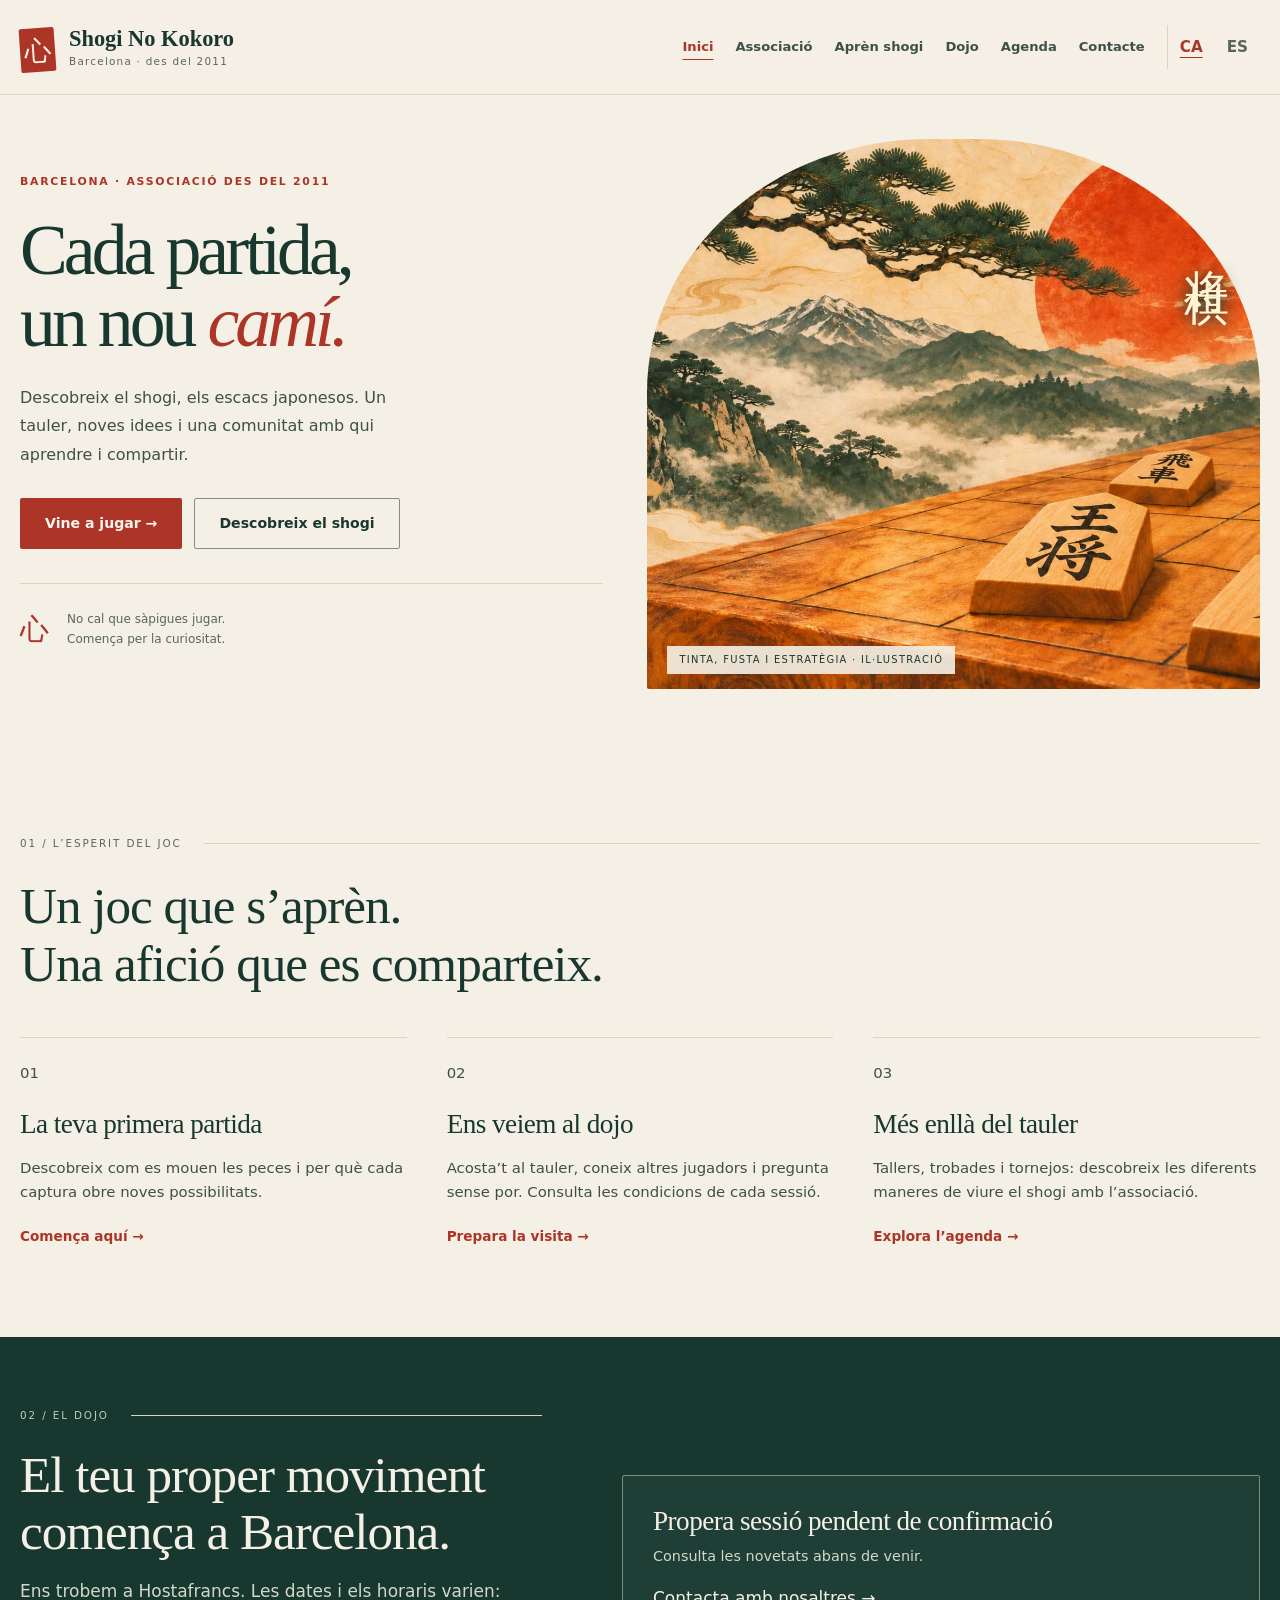
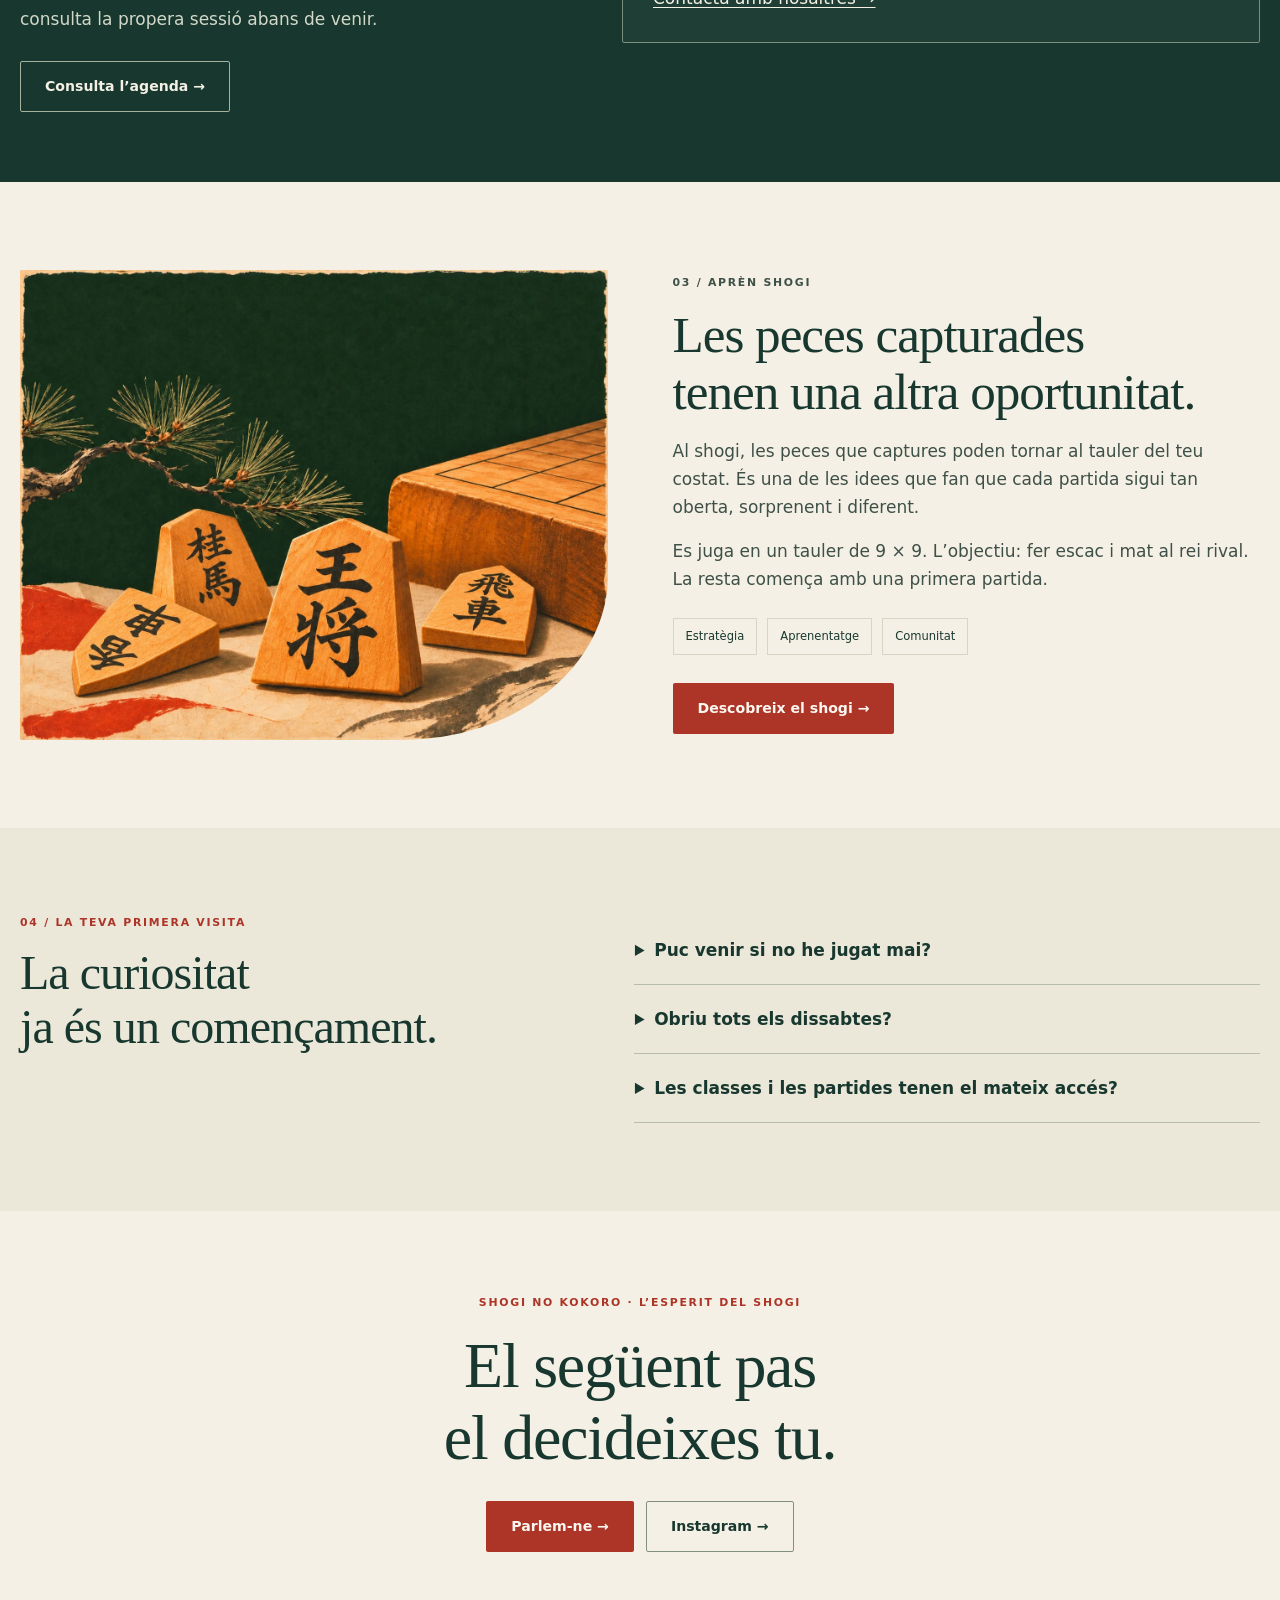
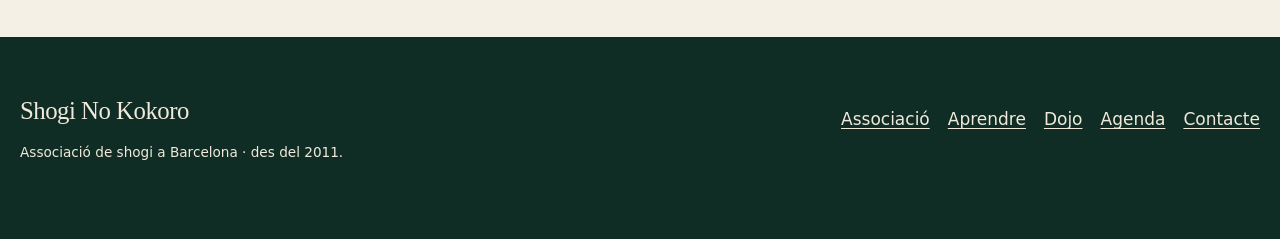
<file: index.html>
<!doctype html>
<html lang="ca">
<head>
  <meta charset="utf-8">
  <meta name="viewport" content="width=device-width, initial-scale=1">
  <title data-i18n="index.1">Shogi No Kokoro · Associació de shogi a Barcelona</title>
  <meta name="description" content="Coneix Shogi No Kokoro, aprèn shogi i consulta les properes sessions i activitats confirmades." data-i18n-content="index.2">
  <link rel="canonical" href="./">
  <link rel="stylesheet" href="assets/css/styles.css">
  <script defer src="assets/js/i18n.js"></script><script defer src="assets/js/main.js"></script>
  <script defer src="assets/js/agenda.js"></script>
</head>
<body>
  <a class="skip-link" href="#contenido" data-i18n="index.3">Ves al contingut</a>
  <header class="site-header"><div class="container header-inner">
    <a class="brand" href="index.html"><strong data-i18n="index.4">Shogi No Kokoro</strong><span data-i18n="index.5">Barcelona · des del 2011</span></a>
    <nav class="site-nav" aria-label="Navegació principal" data-i18n-aria-label="index.6">
      <button class="menu-toggle" type="button" data-menu-toggle aria-expanded="false" aria-controls="nav-links" data-i18n="index.7">Menú</button>
      <div class="nav-links" id="nav-links" data-nav-links>
        <a class="nav-link" aria-current="page" href="index.html" data-i18n="index.8">Inici</a><a class="nav-link" href="asociacion.html" data-i18n="index.9">Associació</a><a class="nav-link" href="aprender.html" data-i18n="index.10">Aprèn shogi</a><a class="nav-link" href="dojo.html" data-i18n="index.11">Dojo</a><a class="nav-link" href="agenda.html" data-i18n="index.12">Agenda</a><a class="nav-link" href="contacto.html" data-i18n="index.13">Contacte</a>
      </div>
      <div class="lang-switch" role="group" aria-label="Idioma"><button type="button" class="lang-link" data-language="ca" aria-pressed="true">CA</button><button type="button" class="lang-link" data-language="es" aria-pressed="false">ES</button></div></nav>
  </div></header>
<main id="contenido">
<section class="editorial-hero"><div class="container editorial-grid"><div class="editorial-copy"><p class="eyebrow" data-i18n="index.16">BARCELONA · ASSOCIACIÓ DES DEL 2011</p><h1><span data-i18n="index.18">Cada partida,</span><br><span data-i18n="index.19">un nou </span><em data-i18n="index.17">camí.</em></h1><p class="lede" data-i18n="index.20">Descobreix el shogi, els escacs japonesos. Un tauler, noves idees i una comunitat amb qui aprendre i compartir.</p><div class="actions"><a class="button button--primary" href="dojo.html" data-i18n="index.21">Vine a jugar →</a><a class="button button--secondary" href="aprender.html" data-i18n="index.22">Descobreix el shogi</a></div><div class="hero-note"><span class="tiny-seal" aria-hidden="true" data-i18n="index.23">心</span><span><span data-i18n="index.24">No cal que sàpigues jugar.</span><br><span data-i18n="index.25">Comença per la curiositat.</span></span></div></div><figure class="hero-art"><img src="assets/img/shogi-ink.webp" width="1536" height="1024" alt="" fetchpriority="high"><figcaption data-i18n="index.26">Tinta, fusta i estratègia · il·lustració</figcaption></figure></div></section>
<section class="section"><div class="container"><div class="chapter" data-i18n="index.27">01 / L’esperit del joc</div><h2 class="intro-title"><span data-i18n="index.28">Un joc que s’aprèn.</span><br><span data-i18n="index.29">Una afició que es comparteix.</span></h2><div class="path-grid"><article class="path"><p class="path-number" data-i18n="index.30">01</p><h3 data-i18n="index.31">La teva primera partida</h3><p data-i18n="index.32">Descobreix com es mouen les peces i per què cada captura obre noves possibilitats.</p><a href="aprender.html" data-i18n="index.33">Comença aquí →</a></article><article class="path"><p class="path-number" data-i18n="index.34">02</p><h3 data-i18n="index.35">Ens veiem al dojo</h3><p data-i18n="index.36">Acosta’t al tauler, coneix altres jugadors i pregunta sense por. Consulta les condicions de cada sessió.</p><a href="dojo.html" data-i18n="index.37">Prepara la visita →</a></article><article class="path"><p class="path-number" data-i18n="index.38">03</p><h3 data-i18n="index.39">Més enllà del tauler</h3><p data-i18n="index.40">Tallers, trobades i tornejos: descobreix les diferents maneres de viure el shogi amb l’associació.</p><a href="agenda.html" data-i18n="index.41">Explora l’agenda →</a></article></div></div></section><section class="dojo-section"><div class="container dojo-layout"><div><div class="chapter" data-i18n="index.42">02 / El dojo</div><h2><span data-i18n="index.43">El teu proper moviment</span><br><span data-i18n="index.44">comença a Barcelona.</span></h2><p data-i18n="index.45">Ens trobem a Hostafrancs. Les dates i els horaris varien: consulta la propera sessió abans de venir.</p><a class="button button--secondary" href="agenda.html" data-i18n="index.46">Consulta l’agenda →</a></div><div data-next-session aria-live="polite"><p data-i18n="index.47">Ens trobem a Hostafrancs. Les dates i els horaris varien: consulta la propera sessió abans de venir.</p><noscript><a href="contacto.html" data-i18n="index.48">Parlem-ne →</a></noscript></div></div></section>
<section class="section"><div class="container feature-art"><img class="art-detail" src="assets/img/shogi-detail.webp" width="900" height="720" alt="" loading="lazy"><div><p class="eyebrow" data-i18n="index.49">03 / Aprèn shogi</p><h2><span data-i18n="index.50">Les peces capturades</span><br><span data-i18n="index.51">tenen una altra oportunitat.</span></h2><p data-i18n="index.52">Al shogi, les peces que captures poden tornar al tauler del teu costat. És una de les idees que fan que cada partida sigui tan oberta, sorprenent i diferent.</p><p data-i18n="index.53">Es juga en un tauler de 9 × 9. L’objectiu: fer escac i mat al rei rival. La resta comença amb una primera partida.</p><div class="principles"><span data-i18n="index.54">Estratègia</span><span data-i18n="index.55">Aprenentatge</span><span data-i18n="index.56">Comunitat</span></div><div class="actions"><a href="aprender.html" class="button button--primary" data-i18n="index.57">Descobreix el shogi →</a></div></div></div></section>
<section class="section questions"><div class="container questions-grid"><div><p class="eyebrow" data-i18n="index.58">04 / La teva primera visita</p><h2><span data-i18n="index.59">La curiositat</span><br><span data-i18n="index.60">ja és un començament.</span></h2></div><div><details><summary data-i18n="index.61">Puc venir si no he jugat mai?</summary><p data-i18n="index.62">L’associació anuncia activitats per aprendre i jugar. Contacta per trobar una sessió adequada al teu nivell.</p></details><details><summary data-i18n="index.63">Obriu tots els dissabtes?</summary><p data-i18n="index.64">Les obertures i els horaris poden canviar. Consulta l’agenda i confirma la sessió abans de desplaçar-te.</p></details><details><summary data-i18n="index.65">Les classes i les partides tenen el mateix accés?</summary><p data-i18n="index.66">No sempre. Algunes publicacions distingeixen classes per a socis i joc obert. Pregunta per les condicions de l’activitat que t’interessi.</p></details></div></div></section><section class="final-invite"><p class="eyebrow" data-i18n="index.67">SHOGI NO KOKORO · L’ESPERIT DEL SHOGI</p><h2><span data-i18n="index.68">El següent pas</span><br><span data-i18n="index.69">el decideixes tu.</span></h2><div class="actions"><a class="button button--primary" href="contacto.html" data-i18n="index.70">Parlem-ne →</a><a class="button button--secondary" href="https://www.instagram.com/shoginokokoro/" data-i18n="index.71">Instagram →</a></div></section></main>  <footer class="site-footer"><div class="container footer-grid"><div><h2 data-i18n="index.72">Shogi No Kokoro</h2><p data-i18n="index.73">Associació de shogi a Barcelona · des del 2011.</p></div><nav class="footer-nav" aria-label="Navegació secundària" data-i18n-aria-label="index.74"><a href="asociacion.html" data-i18n="index.75">Associació</a><a href="aprender.html" data-i18n="index.76">Aprendre</a><a href="dojo.html" data-i18n="index.77">Dojo</a><a href="agenda.html" data-i18n="index.78">Agenda</a><a href="contacto.html" data-i18n="index.79">Contacte</a></nav></div></footer>
</body>
</html>
</file>
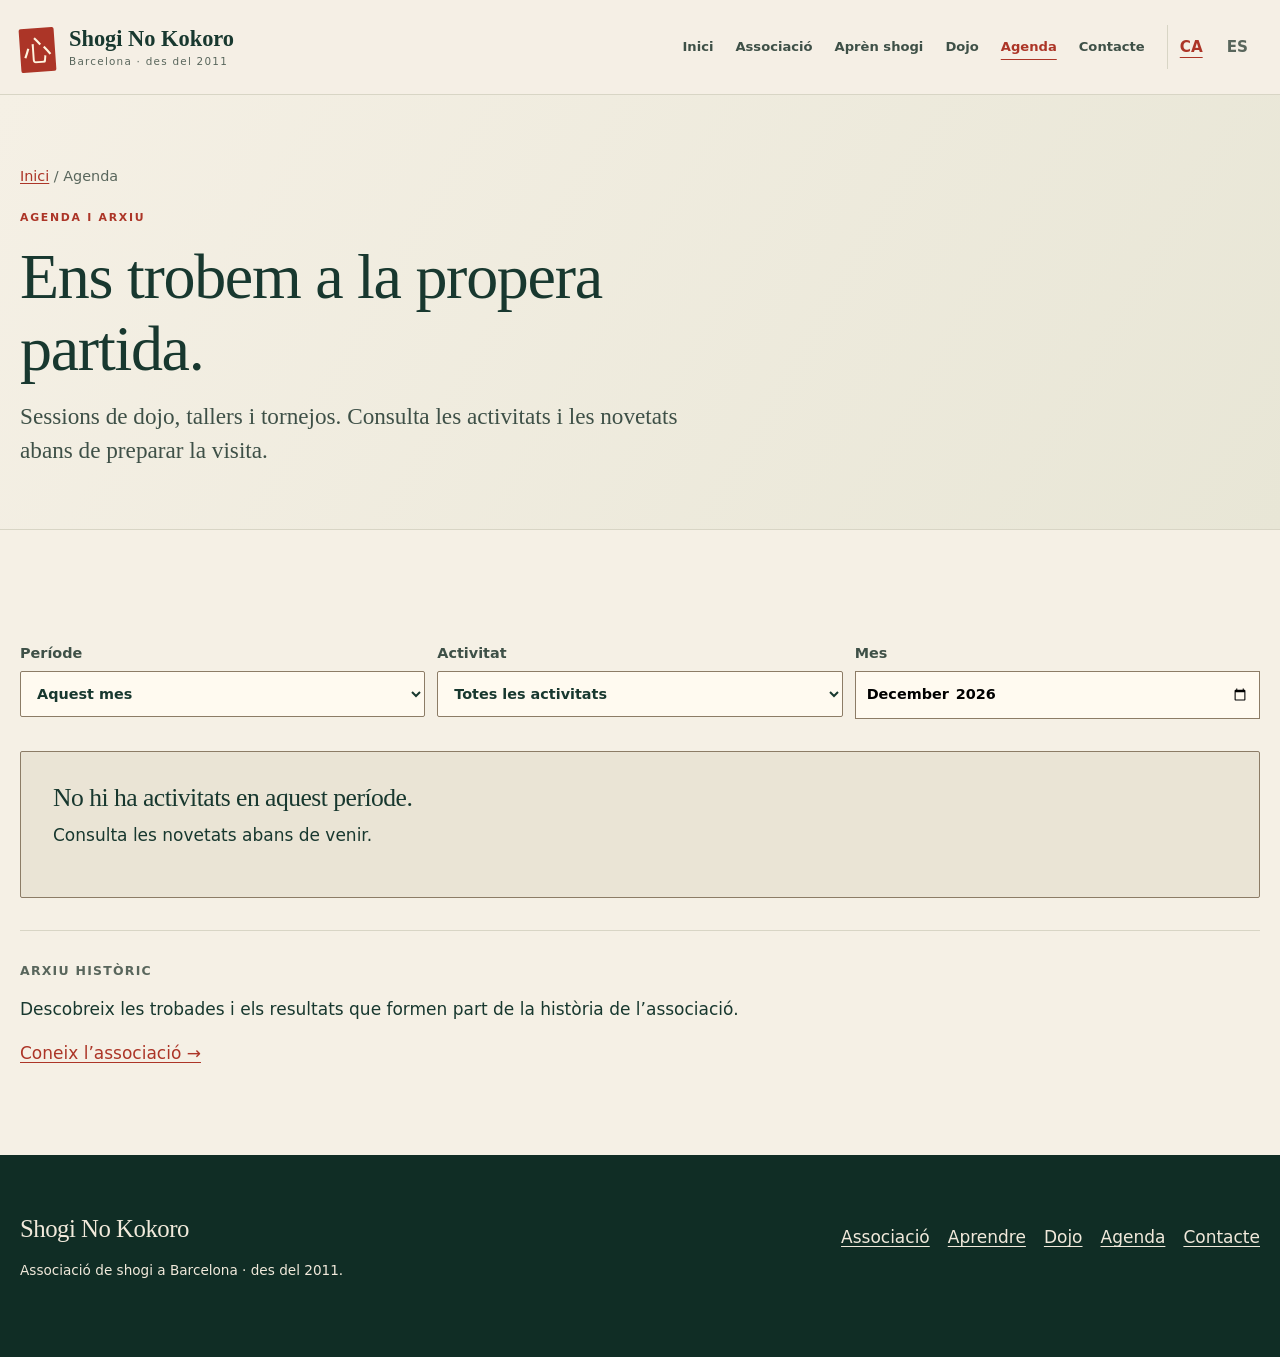
<file: agenda.html>
<!doctype html>
<html lang="ca">
<head><meta charset="utf-8"><meta name="viewport" content="width=device-width, initial-scale=1"><title data-i18n="agenda.1">Agenda i arxiu · Shogi No Kokoro</title><meta name="description" content="Agenda d’activitats confirmades i arxiu històric de Shogi No Kokoro." data-i18n-content="agenda.2"><link rel="canonical" href="agenda.html"><link rel="stylesheet" href="assets/css/styles.css"><script defer src="assets/js/i18n.js"></script><script defer src="assets/js/main.js"></script><script defer src="assets/js/agenda.js"></script></head>
<body><a class="skip-link" href="#contenido" data-i18n="agenda.3">Ves al contingut</a><header class="site-header"><div class="container header-inner"><a class="brand" href="index.html"><strong data-i18n="agenda.4">Shogi No Kokoro</strong><span data-i18n="agenda.5">Barcelona · des del 2011</span></a><nav class="site-nav" aria-label="Navegació principal" data-i18n-aria-label="agenda.6"><button class="menu-toggle" type="button" data-menu-toggle aria-expanded="false" aria-controls="nav-links" data-i18n="agenda.7">Menú</button><div class="nav-links" id="nav-links" data-nav-links><a class="nav-link" href="index.html" data-i18n="agenda.8">Inici</a><a class="nav-link" href="asociacion.html" data-i18n="agenda.9">Associació</a><a class="nav-link" href="aprender.html" data-i18n="agenda.10">Aprèn shogi</a><a class="nav-link" href="dojo.html" data-i18n="agenda.11">Dojo</a><a class="nav-link" aria-current="page" href="agenda.html" data-i18n="agenda.12">Agenda</a><a class="nav-link" href="contacto.html" data-i18n="agenda.13">Contacte</a></div><div class="lang-switch" role="group" aria-label="Idioma"><button type="button" class="lang-link" data-language="ca" aria-pressed="true">CA</button><button type="button" class="lang-link" data-language="es" aria-pressed="false">ES</button></div></nav></div></header>
<main id="contenido"><section class="page-hero"><div class="container"><p class="breadcrumb"><a href="index.html" data-i18n="agenda.16">Inici</a><span data-i18n="agenda.17"> / Agenda</span></p><p class="eyebrow" data-i18n="agenda.18">Agenda i arxiu</p><h1 data-i18n="agenda.19">Ens trobem a la propera partida.</h1><p class="lede" data-i18n="agenda.20">Sessions de dojo, tallers i tornejos. Consulta les activitats i les novetats abans de preparar la visita.</p></div></section><section class="section" data-agenda data-events-url="assets/data/eventos.json"><div class="container"><div class="event-controls"><label><span data-ui="period">Període</span><select data-filter="period"><option value="month" data-ui="month">month</option><option value="upcoming" data-ui="upcoming">upcoming</option><option value="past" data-ui="past">past</option><option value="all" data-ui="all">all</option></select></label><label><span data-ui="type">Activitat</span><select data-filter="type"><option value="" data-ui="allTypes">allTypes</option><option value="dojo" data-ui="dojo">dojo</option><option value="workshop" data-ui="workshop">workshop</option><option value="festival" data-ui="festival">festival</option></select></label><label><span data-ui="monthLabel">Mes</span><input type="month" data-month="" value="2026-11"></label></div><div data-agenda-state role="status"><p class="loading" data-i18n="agenda.27">Carregant agenda…</p></div><div class="event-list" data-event-list></div><hr class="rule"><div class="narrow"><p class="label" data-i18n="agenda.28">Arxiu històric</p><p data-i18n="agenda.29">Descobreix les trobades i els resultats que formen part de la història de l’associació.</p><a href="asociacion.html" data-i18n="agenda.30">Coneix l’associació →</a></div></div></section></main><footer class="site-footer"><div class="container footer-grid"><div><h2 data-i18n="agenda.31">Shogi No Kokoro</h2><p data-i18n="agenda.32">Associació de shogi a Barcelona · des del 2011.</p></div><nav class="footer-nav" aria-label="Navegació secundària" data-i18n-aria-label="agenda.33"><a href="asociacion.html" data-i18n="agenda.34">Associació</a><a href="aprender.html" data-i18n="agenda.35">Aprendre</a><a href="dojo.html" data-i18n="agenda.36">Dojo</a><a href="agenda.html" data-i18n="agenda.37">Agenda</a><a href="contacto.html" data-i18n="agenda.38">Contacte</a></nav></div></footer></body></html>
</file>
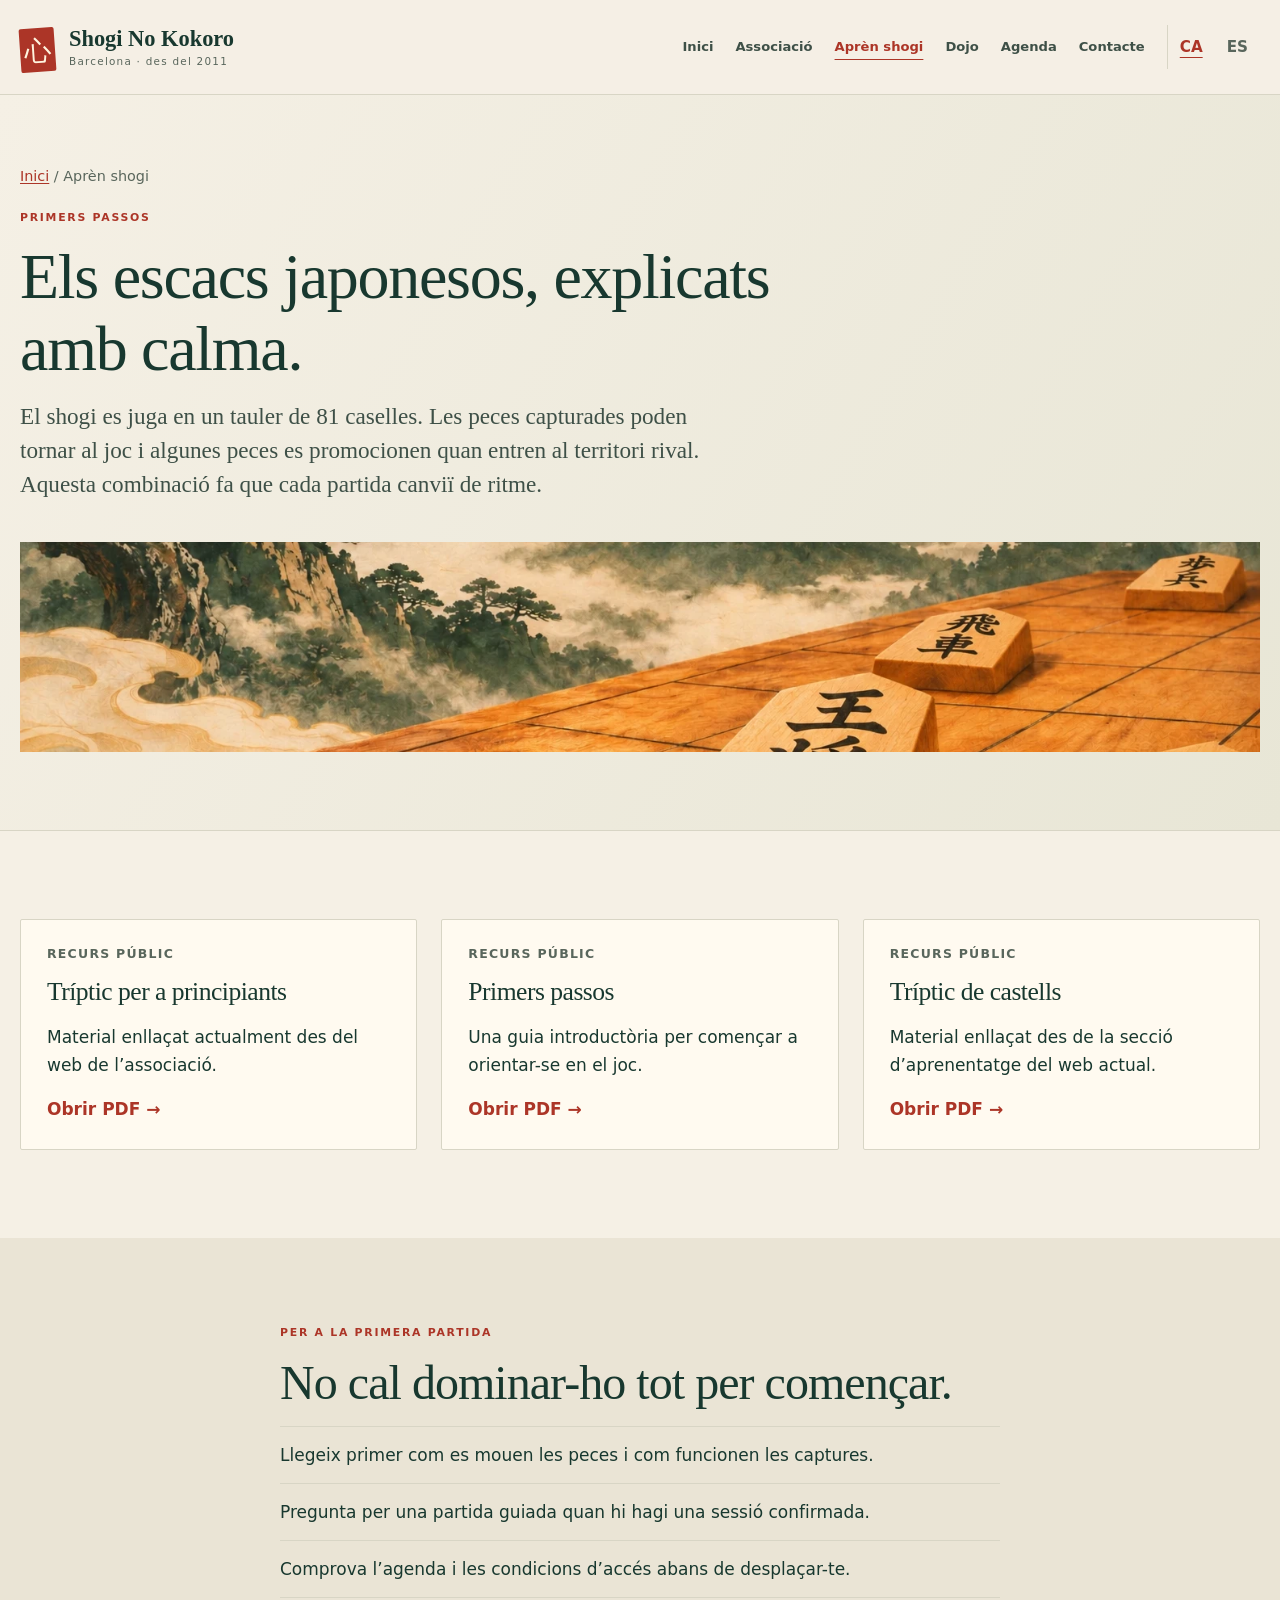
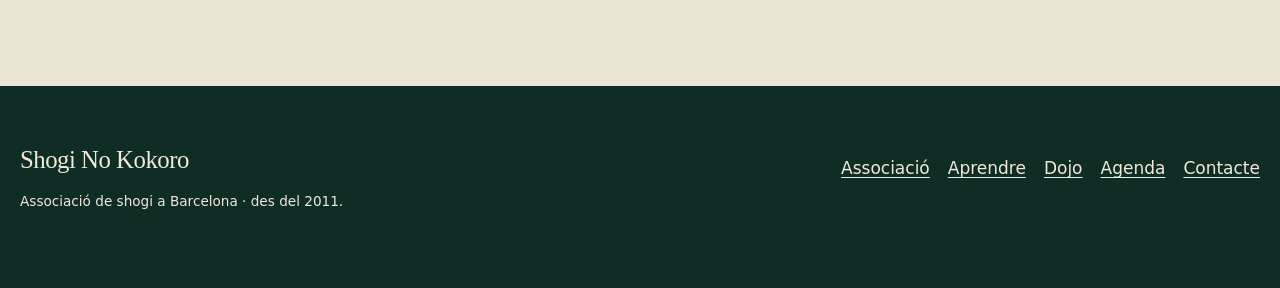
<file: aprender.html>
<!doctype html>
<html lang="ca">
<head><meta charset="utf-8"><meta name="viewport" content="width=device-width, initial-scale=1"><title data-i18n="aprender.1">Aprèn shogi · Shogi No Kokoro</title><meta name="description" content="Recursos públics per fer els primers passos en el shogi." data-i18n-content="aprender.2"><link rel="canonical" href="aprender.html"><link rel="stylesheet" href="assets/css/styles.css"><script defer src="assets/js/i18n.js"></script><script defer src="assets/js/main.js"></script></head>
<body><a class="skip-link" href="#contenido" data-i18n="aprender.3">Ves al contingut</a><header class="site-header"><div class="container header-inner"><a class="brand" href="index.html"><strong data-i18n="aprender.4">Shogi No Kokoro</strong><span data-i18n="aprender.5">Barcelona · des del 2011</span></a><nav class="site-nav" aria-label="Navegació principal" data-i18n-aria-label="aprender.6"><button class="menu-toggle" type="button" data-menu-toggle aria-expanded="false" aria-controls="nav-links" data-i18n="aprender.7">Menú</button><div class="nav-links" id="nav-links" data-nav-links><a class="nav-link" href="index.html" data-i18n="aprender.8">Inici</a><a class="nav-link" href="asociacion.html" data-i18n="aprender.9">Associació</a><a class="nav-link" aria-current="page" href="aprender.html" data-i18n="aprender.10">Aprèn shogi</a><a class="nav-link" href="dojo.html" data-i18n="aprender.11">Dojo</a><a class="nav-link" href="agenda.html" data-i18n="aprender.12">Agenda</a><a class="nav-link" href="contacto.html" data-i18n="aprender.13">Contacte</a></div><div class="lang-switch" role="group" aria-label="Idioma"><button type="button" class="lang-link" data-language="ca" aria-pressed="true">CA</button><button type="button" class="lang-link" data-language="es" aria-pressed="false">ES</button></div></nav></div></header>
<main id="contenido"><section class="page-hero"><div class="container"><p class="breadcrumb"><a href="index.html" data-i18n="aprender.16">Inici</a><span data-i18n="aprender.17"> / Aprèn shogi</span></p><p class="eyebrow" data-i18n="aprender.18">Primers passos</p><h1 data-i18n="aprender.19">Els escacs japonesos, explicats amb calma.</h1><p class="lede" data-i18n="aprender.20">El shogi es juga en un tauler de 81 caselles. Les peces capturades poden tornar al joc i algunes peces es promocionen quan entren al territori rival. Aquesta combinació fa que cada partida canviï de ritme.</p><img class="inner-art" src="assets/img/shogi-ink.webp" width="1536" height="1024" alt="" loading="lazy"></div></section><section class="section"><div class="container grid-3"><a class="card resource-link" href="https://shogi.es/wp-content/uploads/2023/05/triptico-shogi-2.3.pdf" rel="external noopener"><div><p class="label" data-i18n="aprender.21">Recurs públic</p><h3 data-i18n="aprender.22">Tríptic per a principiants</h3><p data-i18n="aprender.23">Material enllaçat actualment des del web de l’associació.</p></div><span class="arrow" data-i18n="aprender.24">Obrir PDF →</span></a><a class="card resource-link" href="https://shogi.es/wp-content/uploads/2023/05/PrimerosPasos.pdf" rel="external noopener"><div><p class="label" data-i18n="aprender.25">Recurs públic</p><h3 data-i18n="aprender.26">Primers passos</h3><p data-i18n="aprender.27">Una guia introductòria per començar a orientar-se en el joc.</p></div><span class="arrow" data-i18n="aprender.28">Obrir PDF →</span></a><a class="card resource-link" href="https://shogi.es/wp-content/uploads/2023/05/triptico-castillos.pdf" rel="external noopener"><div><p class="label" data-i18n="aprender.29">Recurs públic</p><h3 data-i18n="aprender.30">Tríptic de castells</h3><p data-i18n="aprender.31">Material enllaçat des de la secció d’aprenentatge del web actual.</p></div><span class="arrow" data-i18n="aprender.32">Obrir PDF →</span></a></div></section><section class="section section--sunk"><div class="container narrow"><p class="eyebrow" data-i18n="aprender.33">Per a la primera partida</p><h2 data-i18n="aprender.34">No cal dominar-ho tot per començar.</h2><ul class="list-clean"><li data-i18n="aprender.35">Llegeix primer com es mouen les peces i com funcionen les captures.</li><li data-i18n="aprender.36">Pregunta per una partida guiada quan hi hagi una sessió confirmada.</li><li data-i18n="aprender.37">Comprova l’agenda i les condicions d’accés abans de desplaçar-te.</li></ul></div></section></main><footer class="site-footer"><div class="container footer-grid"><div><h2 data-i18n="aprender.38">Shogi No Kokoro</h2><p data-i18n="aprender.39">Associació de shogi a Barcelona · des del 2011.</p></div><nav class="footer-nav" aria-label="Navegació secundària" data-i18n-aria-label="aprender.40"><a href="asociacion.html" data-i18n="aprender.41">Associació</a><a href="aprender.html" data-i18n="aprender.42">Aprendre</a><a href="dojo.html" data-i18n="aprender.43">Dojo</a><a href="agenda.html" data-i18n="aprender.44">Agenda</a><a href="contacto.html" data-i18n="aprender.45">Contacte</a></nav></div></footer></body></html>
</file>
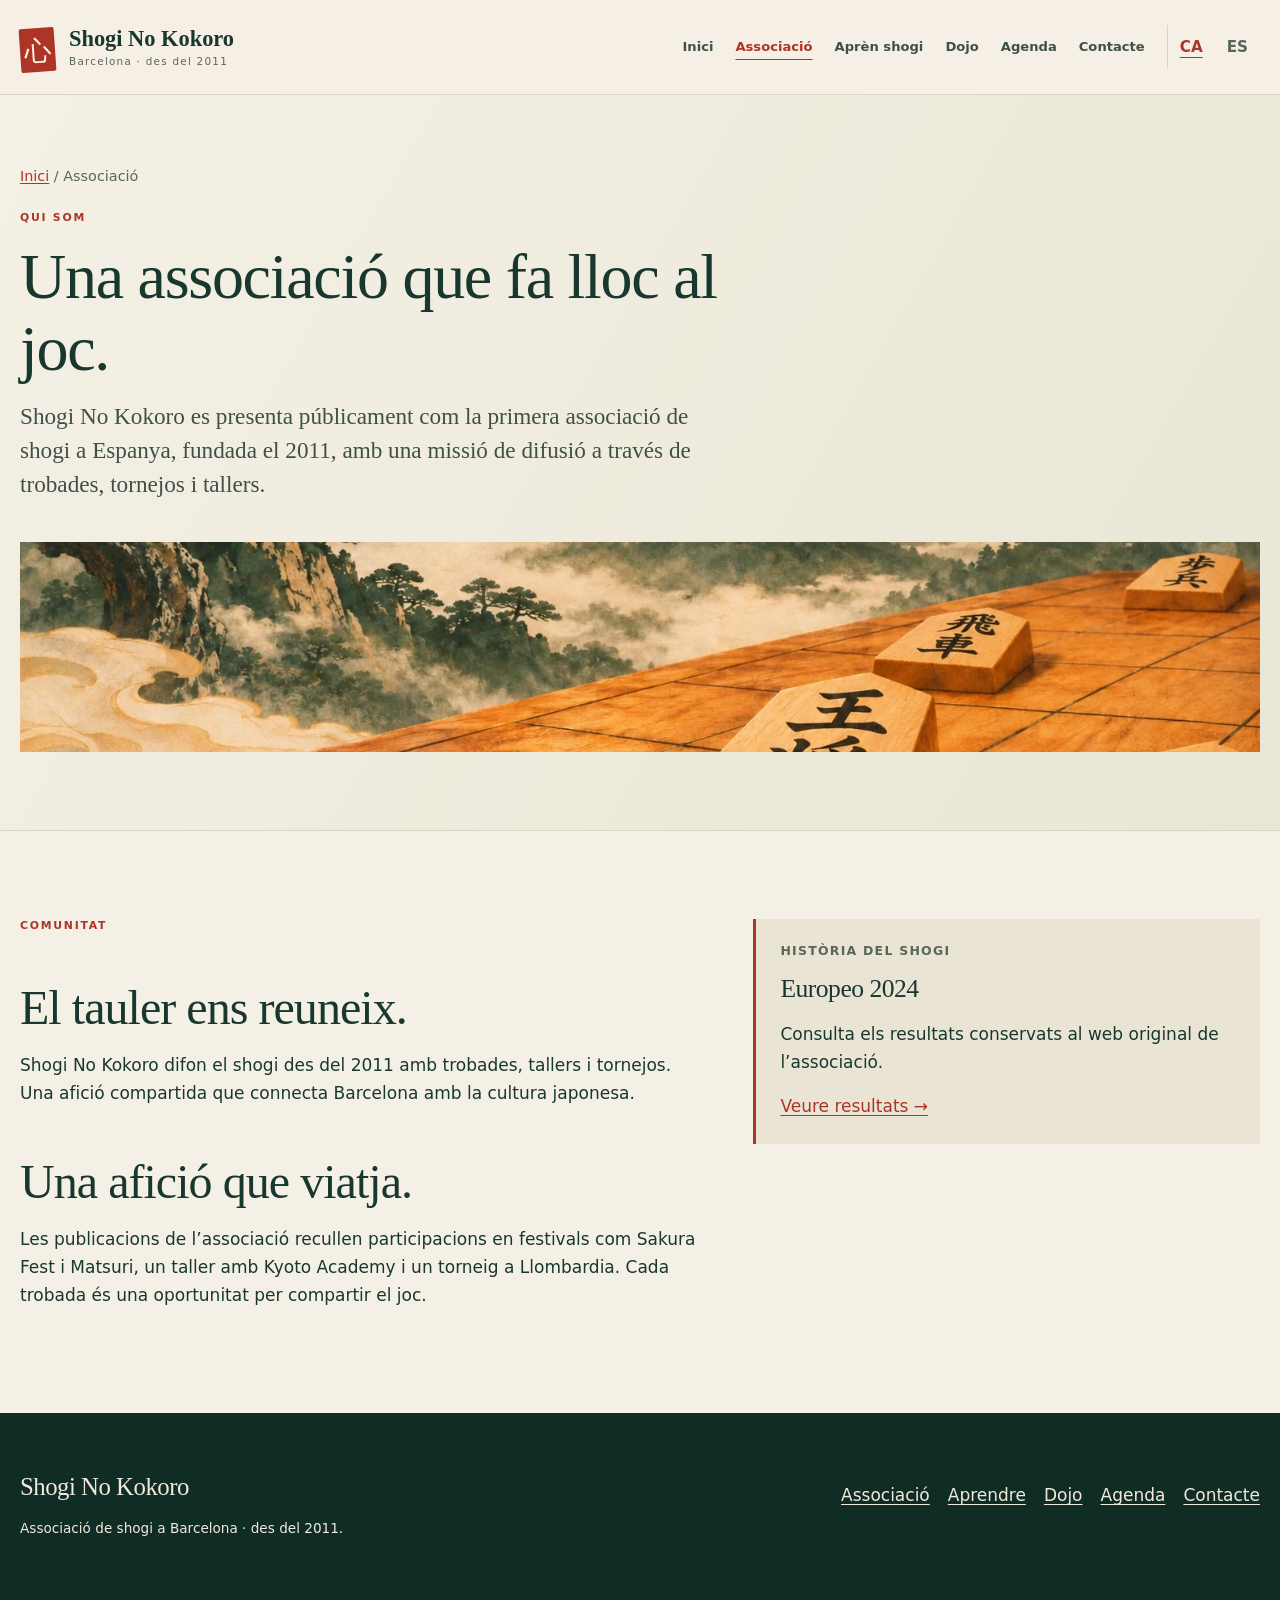
<file: asociacion.html>
<!doctype html>
<html lang="ca">
<head><meta charset="utf-8"><meta name="viewport" content="width=device-width, initial-scale=1"><title data-i18n="asociacion.1">L’associació · Shogi No Kokoro</title><meta name="description" content="Història, propòsit i criteris editorials de Shogi No Kokoro." data-i18n-content="asociacion.2"><link rel="canonical" href="asociacion.html"><link rel="stylesheet" href="assets/css/styles.css"><script defer src="assets/js/i18n.js"></script><script defer src="assets/js/main.js"></script></head>
<body><a class="skip-link" href="#contenido" data-i18n="asociacion.3">Ves al contingut</a><header class="site-header"><div class="container header-inner"><a class="brand" href="index.html"><strong data-i18n="asociacion.4">Shogi No Kokoro</strong><span data-i18n="asociacion.5">Barcelona · des del 2011</span></a><nav class="site-nav" aria-label="Navegació principal" data-i18n-aria-label="asociacion.6"><button class="menu-toggle" type="button" data-menu-toggle aria-expanded="false" aria-controls="nav-links" data-i18n="asociacion.7">Menú</button><div class="nav-links" id="nav-links" data-nav-links><a class="nav-link" href="index.html" data-i18n="asociacion.8">Inici</a><a class="nav-link" aria-current="page" href="asociacion.html" data-i18n="asociacion.9">Associació</a><a class="nav-link" href="aprender.html" data-i18n="asociacion.10">Aprèn shogi</a><a class="nav-link" href="dojo.html" data-i18n="asociacion.11">Dojo</a><a class="nav-link" href="agenda.html" data-i18n="asociacion.12">Agenda</a><a class="nav-link" href="contacto.html" data-i18n="asociacion.13">Contacte</a></div><div class="lang-switch" role="group" aria-label="Idioma"><button type="button" class="lang-link" data-language="ca" aria-pressed="true">CA</button><button type="button" class="lang-link" data-language="es" aria-pressed="false">ES</button></div></nav></div></header>
<main id="contenido"><section class="page-hero"><div class="container"><p class="breadcrumb"><a href="index.html" data-i18n="asociacion.16">Inici</a><span data-i18n="asociacion.17"> / Associació</span></p><p class="eyebrow" data-i18n="asociacion.18">Qui som</p><h1 data-i18n="asociacion.19">Una associació que fa lloc al joc.</h1><p class="lede" data-i18n="asociacion.20">Shogi No Kokoro es presenta públicament com la primera associació de shogi a Espanya, fundada el 2011, amb una missió de difusió a través de trobades, tornejos i tallers.</p><img class="inner-art" src="assets/img/shogi-ink.webp" width="1536" height="1024" alt="" loading="lazy"></div></section><section class="section"><div class="container split"><div class="prose"><p class="eyebrow" data-i18n="asociacion.21">Comunitat</p><h2 data-i18n="asociacion.22">El tauler ens reuneix.</h2><p data-i18n="asociacion.23">Shogi No Kokoro difon el shogi des del 2011 amb trobades, tallers i tornejos. Una afició compartida que connecta Barcelona amb la cultura japonesa.</p><h2 data-i18n="asociacion.24">Una afició que viatja.</h2><p data-i18n="asociacion.25">Les publicacions de l’associació recullen participacions en festivals com Sakura Fest i Matsuri, un taller amb Kyoto Academy i un torneig a Llombardia. Cada trobada és una oportunitat per compartir el joc.</p></div><aside class="callout"><p class="label" data-i18n="asociacion.26">Història del shogi</p><h3 data-i18n="asociacion.27">Europeo 2024</h3><p data-i18n="asociacion.28">Consulta els resultats conservats al web original de l’associació.</p><a href="https://shogi.es/esc-wosc-2024-resultados/" data-i18n="asociacion.29">Veure resultats →</a></aside></div></section></main><footer class="site-footer"><div class="container footer-grid"><div><h2 data-i18n="asociacion.30">Shogi No Kokoro</h2><p data-i18n="asociacion.31">Associació de shogi a Barcelona · des del 2011.</p></div><nav class="footer-nav" aria-label="Navegació secundària" data-i18n-aria-label="asociacion.32"><a href="asociacion.html" data-i18n="asociacion.33">Associació</a><a href="aprender.html" data-i18n="asociacion.34">Aprendre</a><a href="dojo.html" data-i18n="asociacion.35">Dojo</a><a href="agenda.html" data-i18n="asociacion.36">Agenda</a><a href="contacto.html" data-i18n="asociacion.37">Contacte</a></nav></div></footer></body></html>
</file>
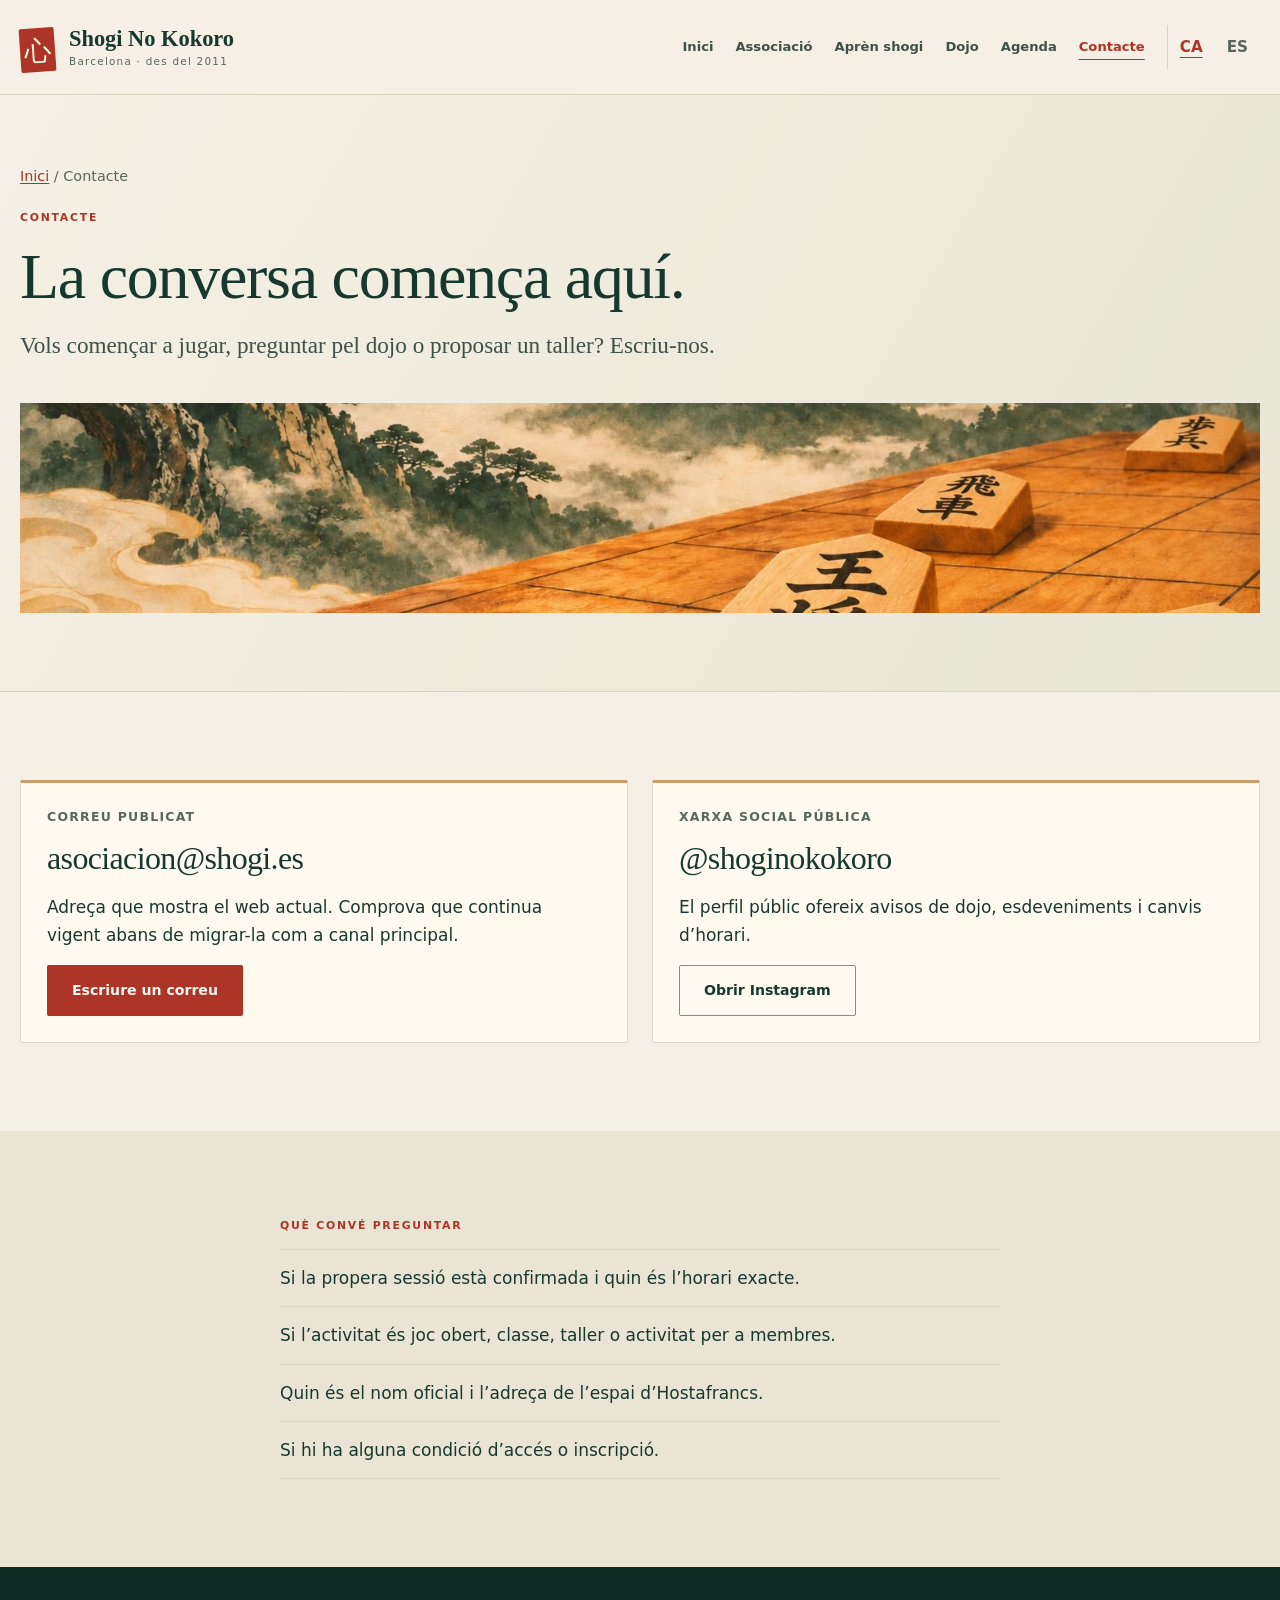
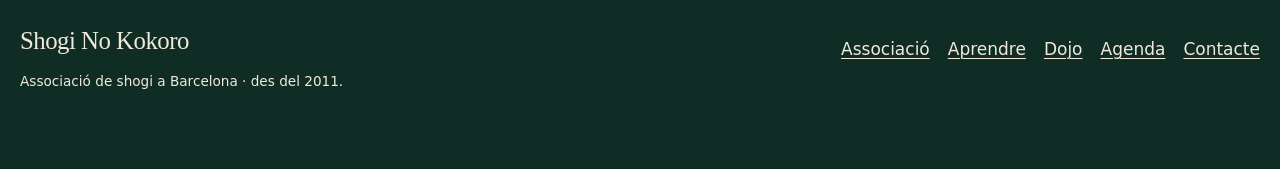
<file: contacto.html>
<!doctype html>
<html lang="ca">
<head><meta charset="utf-8"><meta name="viewport" content="width=device-width, initial-scale=1"><title data-i18n="contacto.1">Contacte · Shogi No Kokoro</title><meta name="description" content="Canals públics per contactar amb Shogi No Kokoro." data-i18n-content="contacto.2"><link rel="canonical" href="contacto.html"><link rel="stylesheet" href="assets/css/styles.css"><script defer src="assets/js/i18n.js"></script><script defer src="assets/js/main.js"></script></head>
<body><a class="skip-link" href="#contenido" data-i18n="contacto.3">Ves al contingut</a><header class="site-header"><div class="container header-inner"><a class="brand" href="index.html"><strong data-i18n="contacto.4">Shogi No Kokoro</strong><span data-i18n="contacto.5">Barcelona · des del 2011</span></a><nav class="site-nav" aria-label="Navegació principal" data-i18n-aria-label="contacto.6"><button class="menu-toggle" type="button" data-menu-toggle aria-expanded="false" aria-controls="nav-links" data-i18n="contacto.7">Menú</button><div class="nav-links" id="nav-links" data-nav-links><a class="nav-link" href="index.html" data-i18n="contacto.8">Inici</a><a class="nav-link" href="asociacion.html" data-i18n="contacto.9">Associació</a><a class="nav-link" href="aprender.html" data-i18n="contacto.10">Aprèn shogi</a><a class="nav-link" href="dojo.html" data-i18n="contacto.11">Dojo</a><a class="nav-link" href="agenda.html" data-i18n="contacto.12">Agenda</a><a class="nav-link" aria-current="page" href="contacto.html" data-i18n="contacto.13">Contacte</a></div><div class="lang-switch" role="group" aria-label="Idioma"><button type="button" class="lang-link" data-language="ca" aria-pressed="true">CA</button><button type="button" class="lang-link" data-language="es" aria-pressed="false">ES</button></div></nav></div></header>
<main id="contenido"><section class="page-hero"><div class="container"><p class="breadcrumb"><a href="index.html" data-i18n="contacto.16">Inici</a><span data-i18n="contacto.17"> / Contacte</span></p><p class="eyebrow" data-i18n="contacto.18">Contacte</p><h1 data-i18n="contacto.19">La conversa comença aquí.</h1><p class="lede" data-i18n="contacto.20">Vols començar a jugar, preguntar pel dojo o proposar un taller? Escriu-nos.</p><img class="inner-art" src="assets/img/shogi-ink.webp" width="1536" height="1024" alt="" loading="lazy"></div></section><section class="section"><div class="container grid-2"><article class="card card--wood"><p class="label" data-i18n="contacto.21">Correu publicat</p><h2 data-i18n="contacto.22">asociacion@shogi.es</h2><p data-i18n="contacto.23">Adreça que mostra el web actual. Comprova que continua vigent abans de migrar-la com a canal principal.</p><a class="button button--primary" href="mailto:asociacion@shogi.es" data-i18n="contacto.24">Escriure un correu</a></article><article class="card card--wood"><p class="label" data-i18n="contacto.25">Xarxa social pública</p><h2 data-i18n="contacto.26">@shoginokokoro</h2><p data-i18n="contacto.27">El perfil públic ofereix avisos de dojo, esdeveniments i canvis d’horari.</p><a class="button button--secondary" href="https://www.instagram.com/shoginokokoro/" rel="external noopener" data-i18n="contacto.28">Obrir Instagram</a></article></div></section><section class="section section--sunk"><div class="container narrow"><p class="eyebrow" data-i18n="contacto.29">Què convé preguntar</p><ul class="list-clean"><li data-i18n="contacto.30">Si la propera sessió està confirmada i quin és l’horari exacte.</li><li data-i18n="contacto.31">Si l’activitat és joc obert, classe, taller o activitat per a membres.</li><li data-i18n="contacto.32">Quin és el nom oficial i l’adreça de l’espai d’Hostafrancs.</li><li data-i18n="contacto.33">Si hi ha alguna condició d’accés o inscripció.</li></ul></div></section></main><footer class="site-footer"><div class="container footer-grid"><div><h2 data-i18n="contacto.34">Shogi No Kokoro</h2><p data-i18n="contacto.35">Associació de shogi a Barcelona · des del 2011.</p></div><nav class="footer-nav" aria-label="Navegació secundària" data-i18n-aria-label="contacto.36"><a href="asociacion.html" data-i18n="contacto.37">Associació</a><a href="aprender.html" data-i18n="contacto.38">Aprendre</a><a href="dojo.html" data-i18n="contacto.39">Dojo</a><a href="agenda.html" data-i18n="contacto.40">Agenda</a><a href="contacto.html" data-i18n="contacto.41">Contacte</a></nav></div></footer></body></html>
</file>
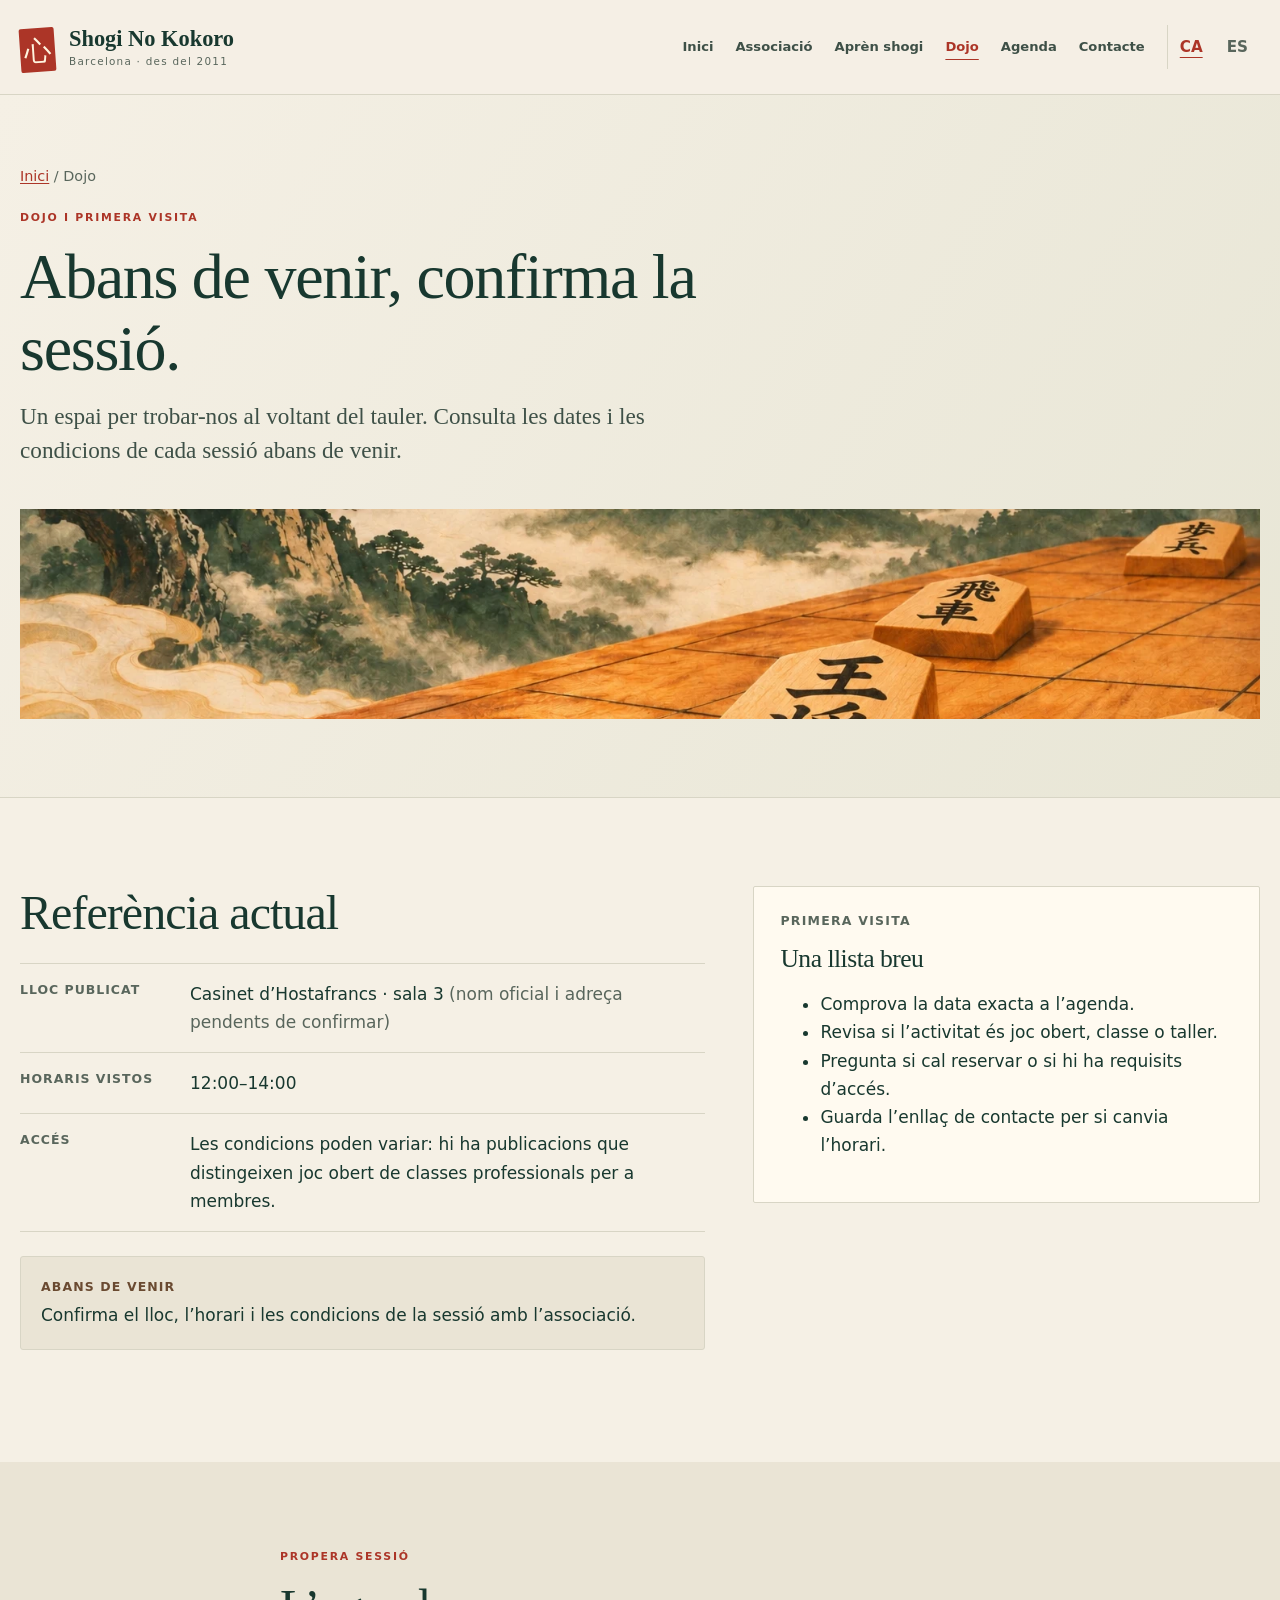
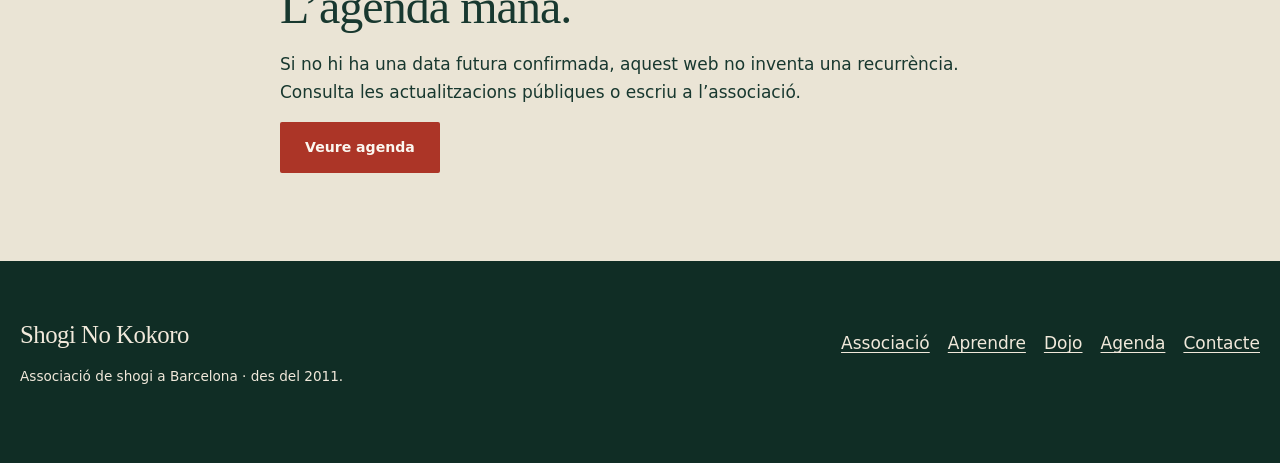
<file: dojo.html>
<!doctype html>
<html lang="ca">

<head>
    <meta charset="utf-8">
    <meta name="viewport" content="width=device-width, initial-scale=1">
    <title data-i18n="dojo.1">Dojo i primera visita · Shogi No Kokoro</title>
    <meta name="description" content="Què cal comprovar abans de visitar el dojo de Shogi No Kokoro."
        data-i18n-content="dojo.2">
    <link rel="canonical" href="dojo.html">
    <link rel="stylesheet" href="assets/css/styles.css">
    <script defer src="assets/js/i18n.js"></script>
    <script defer src="assets/js/main.js"></script>
</head>

<body><a class="skip-link" href="#contenido" data-i18n="dojo.3">Ves al contingut</a>
    <header class="site-header">
        <div class="container header-inner"><a class="brand" href="index.html"><strong data-i18n="dojo.4">Shogi No
                    Kokoro</strong><span data-i18n="dojo.5">Barcelona · des del 2011</span></a>
            <nav class="site-nav" aria-label="Navegació principal" data-i18n-aria-label="dojo.6"><button
                    class="menu-toggle" type="button" data-menu-toggle aria-expanded="false" aria-controls="nav-links"
                    data-i18n="dojo.7">Menú</button>
                <div class="nav-links" id="nav-links" data-nav-links><a class="nav-link" href="index.html"
                        data-i18n="dojo.8">Inici</a><a class="nav-link" href="asociacion.html"
                        data-i18n="dojo.9">Associació</a><a class="nav-link" href="aprender.html"
                        data-i18n="dojo.10">Aprèn shogi</a><a class="nav-link" aria-current="page" href="dojo.html"
                        data-i18n="dojo.11">Dojo</a><a class="nav-link" href="agenda.html"
                        data-i18n="dojo.12">Agenda</a><a class="nav-link" href="contacto.html"
                        data-i18n="dojo.13">Contacte</a></div>
                <div class="lang-switch" role="group" aria-label="Idioma"><button type="button" class="lang-link"
                        data-language="ca" aria-pressed="true">CA</button><button type="button" class="lang-link"
                        data-language="es" aria-pressed="false">ES</button></div>
            </nav>
        </div>
    </header>
    <main id="contenido">
        <section class="page-hero">
            <div class="container">
                <p class="breadcrumb"><a href="index.html" data-i18n="dojo.16">Inici</a><span data-i18n="dojo.17"> /
                        Dojo</span></p>
                <p class="eyebrow" data-i18n="dojo.18">Dojo i primera visita</p>
                <h1 data-i18n="dojo.19">Abans de venir, confirma la sessió.</h1>
                <p class="lede" data-i18n="dojo.20">Un espai per trobar-nos al voltant del tauler. Consulta les dates i
                    les condicions de cada sessió abans de venir.</p><img class="inner-art"
                    src="assets/img/shogi-ink.webp" width="1536" height="1024" alt="" loading="lazy">
            </div>
        </section>
        <section class="section">
            <div class="container split">
                <div>
                    <h2 data-i18n="dojo.21">Referència actual</h2>
                    <div class="schedule">
                        <div class="schedule-row"><strong data-i18n="dojo.22">Lloc publicat</strong><span><span
                                    data-i18n="dojo.24">Casinet d’Hostafrancs · sala 3 </span><span class="muted"
                                    data-i18n="dojo.23">(nom oficial i adreça pendents de confirmar)</span></span></div>
                        <div class="schedule-row"><strong data-i18n="dojo.25">Horaris vistos</strong><span
                                data-i18n="dojo.26">12:00–14:00</span></div>
                        <div class="schedule-row"><strong data-i18n="dojo.27">Accés</strong><span
                                data-i18n="dojo.28">Les condicions poden variar: hi ha publicacions que distingeixen joc
                                obert de classes professionals per a membres.</span></div>
                    </div>
                    <div class="notice"><strong data-i18n="dojo.29">Abans de venir</strong><span
                            data-i18n="dojo.30">Confirma el lloc, l’horari i les condicions de la sessió amb
                            l’associació.</span></div>
                </div>
                <aside>
                    <div class="card">
                        <p class="label" data-i18n="dojo.31">Primera visita</p>
                        <h3 data-i18n="dojo.32">Una llista breu</h3>
                        <ul>
                            <li data-i18n="dojo.33">Comprova la data exacta a l’agenda.</li>
                            <li data-i18n="dojo.34">Revisa si l’activitat és joc obert, classe o taller.</li>
                            <li data-i18n="dojo.35">Pregunta si cal reservar o si hi ha requisits d’accés.</li>
                            <li data-i18n="dojo.36">Guarda l’enllaç de contacte per si canvia l’horari.</li>
                        </ul>
                    </div>
                </aside>
            </div>
        </section>
        <section class="section section--sunk">
            <div class="container narrow">
                <p class="eyebrow" data-i18n="dojo.37">Propera sessió</p>
                <h2 data-i18n="dojo.38">L’agenda mana.</h2>
                <p data-i18n="dojo.39">Si no hi ha una data futura confirmada, aquest web no inventa una recurrència.
                    Consulta les actualitzacions públiques o escriu a l’associació.</p><a class="button button--primary"
                    href="agenda.html" data-i18n="dojo.40">Veure agenda</a>
            </div>
        </section>
    </main>
    <footer class="site-footer">
        <div class="container footer-grid">
            <div>
                <h2 data-i18n="dojo.41">Shogi No Kokoro</h2>
                <p data-i18n="dojo.42">Associació de shogi a Barcelona · des del 2011.</p>
            </div>
            <nav class="footer-nav" aria-label="Navegació secundària" data-i18n-aria-label="dojo.43"><a
                    href="asociacion.html" data-i18n="dojo.44">Associació</a><a href="aprender.html"
                    data-i18n="dojo.45">Aprendre</a><a href="dojo.html" data-i18n="dojo.46">Dojo</a><a
                    href="agenda.html" data-i18n="dojo.47">Agenda</a><a href="contacto.html"
                    data-i18n="dojo.48">Contacte</a></nav>
        </div>
    </footer>
</body>

</html>
</file>
<file: assets/css/styles.css>
:root {
  --paper: #f6f1e7;
  --paper-raised: #fbf7f0;
  --paper-sunk: #efe8da;
  --wood-light: #e2d2ba;
  --wood: #c89c6b;
  --wood-deep: #6a4a31;
  --ink: #1f1a16;
  --ink-soft: #453d35;
  --ink-muted: #6b6157;
  --border: #ddd1bf;
  --border-strong: #8c7c66;
  --accent: #a93b27;
  --accent-hover: #8e3020;
  --accent-active: #77281b;
  --accent-on: #fbf7f0;
  --accent-tint: #f3e3d9;
  --footer-surface: #241d18;
  --footer-text: #f1e9db;
  --container: 1160px;
  --radius-sm: 3px;
  --radius-md: 6px;
  --radius-lg: 10px;
  --shadow-whisper: 0 2px 12px rgba(47, 37, 29, .06);
  --serif: Georgia, 'Times New Roman', serif;
  --sans: system-ui, -apple-system, 'Segoe UI', Roboto, 'Helvetica Neue', Arial, sans-serif;
}

* { box-sizing: border-box; }
html { scroll-behavior: smooth; }
body {
  margin: 0;
  color: var(--ink);
  background: var(--paper);
  font: 17px/1.65 var(--sans);
  text-rendering: optimizeLegibility;
}
img { max-width: 100%; height: auto; }
a { color: var(--accent); text-decoration-thickness: .08em; text-underline-offset: .16em; }
a:hover { color: var(--accent-hover); }
button, a { -webkit-tap-highlight-color: transparent; }
:focus-visible { outline: 2px solid var(--accent-active); outline-offset: 3px; }
.skip-link { position: absolute; left: 16px; top: -80px; z-index: 20; padding: 10px 14px; background: var(--accent); color: var(--accent-on); }
.skip-link:focus { top: 16px; }

.container { width: min(var(--container), calc(100% - 32px)); margin-inline: auto; }
.narrow { max-width: 720px; }
.section { padding-block: 72px; }
.section--sunk { background: var(--paper-sunk); }
.section-heading { max-width: 720px; margin-bottom: 32px; }
.eyebrow, .label { color: var(--ink-muted); font-size: .78rem; font-weight: 700; letter-spacing: .1em; line-height: 1.3; text-transform: uppercase; }
.eyebrow::before { content: ''; display: block; width: 40px; height: 2px; margin-bottom: 14px; background: var(--wood); }
h1, h2, h3 { margin: 0 0 16px; color: var(--ink); font-family: var(--serif); font-weight: 500; letter-spacing: -.02em; line-height: 1.12; }
h1 { font-size: clamp(2.65rem, 7vw, 4.4rem); max-width: 780px; }
h2 { font-size: clamp(2rem, 4vw, 3rem); }
h3 { font-size: clamp(1.35rem, 2vw, 1.7rem); }
p { margin: 0 0 16px; }
.lede { max-width: 680px; color: var(--ink-soft); font-family: var(--serif); font-size: clamp(1.15rem, 2vw, 1.45rem); line-height: 1.45; }
.muted { color: var(--ink-muted); }
.small { font-size: .9rem; }
.rule { height: 1px; margin-block: 32px; border: 0; background: var(--border); }

.site-header { border-bottom: 1px solid var(--border); background: var(--paper); }
.header-inner { display: flex; min-height: 72px; align-items: center; justify-content: space-between; gap: 24px; }
.brand { display: inline-flex; flex-direction: column; color: var(--ink); text-decoration: none; line-height: 1; }
.brand strong { font-family: var(--serif); font-size: 1.35rem; font-weight: 600; }
.brand span { margin-top: 5px; color: var(--ink-muted); font-size: .72rem; letter-spacing: .04em; }
.site-nav { display: flex; align-items: center; gap: 4px; }
.nav-links { display: flex; align-items: center; gap: 2px; }
.nav-link, .lang-link { display: inline-flex; min-height: 44px; align-items: center; padding: 10px 12px; color: var(--ink-soft); font-size: .95rem; font-weight: 650; text-decoration: none; border-radius: var(--radius-sm); }
.nav-link:hover, .nav-link[aria-current='page'] { color: var(--ink); background: var(--paper-sunk); }
.lang-switch { display: flex; align-items: center; margin-left: 8px; border-left: 1px solid var(--border); }
.lang-link { color: var(--ink-muted); }
.lang-link[aria-current='true'] { color: var(--ink); text-decoration: underline; text-decoration-color: var(--accent); text-decoration-thickness: 2px; text-underline-offset: 5px; }
.menu-toggle { display: none; min-width: 48px; min-height: 48px; padding: 8px 10px; border: 1px solid var(--border-strong); border-radius: var(--radius-md); color: var(--ink); background: var(--paper-raised); font: inherit; font-weight: 650; }
.header-cta { margin-left: 8px; }

.button { display: inline-flex; min-height: 48px; align-items: center; justify-content: center; gap: 8px; padding: 12px 20px; border: 1px solid transparent; border-radius: var(--radius-md); font-weight: 700; line-height: 1.2; text-align: center; text-decoration: none; cursor: pointer; }
.button--primary { color: var(--accent-on); background: var(--accent); }
.button--primary:hover { color: var(--accent-on); background: var(--accent-hover); box-shadow: var(--shadow-whisper); }
.button--secondary { border-color: var(--border-strong); color: var(--ink); background: var(--paper-raised); }
.button--secondary:hover { color: var(--ink); background: var(--paper-sunk); }
.actions { display: flex; flex-wrap: wrap; gap: 12px; margin-top: 28px; }

.hero { padding-block: clamp(56px, 9vw, 112px); }
.hero-grid { display: grid; grid-template-columns: minmax(0, 1.35fr) minmax(300px, .65fr); gap: clamp(32px, 7vw, 96px); align-items: end; }
.hero-panel { padding: 28px; border: 1px solid var(--border); border-top: 3px solid var(--wood); border-radius: var(--radius-lg); background: var(--paper-raised); }
.hero-panel h2 { font-size: 1.75rem; }
.hero-panel dl { margin: 24px 0 0; }
.hero-panel dt { margin-top: 16px; color: var(--ink-muted); font-size: .78rem; font-weight: 700; letter-spacing: .08em; text-transform: uppercase; }
.hero-panel dd { margin: 2px 0 0; }

.grid-2, .grid-3 { display: grid; gap: 24px; }
.grid-2 { grid-template-columns: repeat(2, minmax(0, 1fr)); }
.grid-3 { grid-template-columns: repeat(3, minmax(0, 1fr)); }
.card { padding: 26px; border: 1px solid var(--border); border-radius: var(--radius-lg); background: var(--paper-raised); }
.card--wood { border-top: 3px solid var(--wood); }
.card p:last-child { margin-bottom: 0; }
.list-clean { display: grid; gap: 0; margin: 0; padding: 0; list-style: none; }
.list-clean li { padding: 14px 0; border-bottom: 1px solid var(--border); }
.list-clean li:first-child { border-top: 1px solid var(--border); }

.stat-row { display: flex; flex-wrap: wrap; gap: 24px; margin-top: 32px; }
.stat { min-width: 150px; }
.stat strong { display: block; font-family: var(--serif); font-size: 2rem; font-weight: 500; }
.stat span { color: var(--ink-muted); font-size: .9rem; }
.notice { margin-block: 24px; padding: 20px; border: 1px solid var(--border); border-radius: var(--radius-sm); background: var(--paper-sunk); }
.notice strong { display: block; margin-bottom: 4px; color: var(--wood-deep); font-size: .78rem; letter-spacing: .09em; text-transform: uppercase; }

.event-controls { display: flex; flex-wrap: wrap; gap: 12px; margin: 24px 0 32px; }
.event-controls label { display: flex; flex: 1 1 220px; flex-direction: column; gap: 6px; color: var(--ink-soft); font-size: .9rem; font-weight: 650; }
.event-controls select { min-height: 46px; padding: 10px 12px; border: 1px solid var(--border-strong); border-radius: var(--radius-md); color: var(--ink); background: var(--paper-raised); font: inherit; }
.event-list { display: grid; gap: 16px; }
.event-card { display: grid; grid-template-columns: 112px minmax(0, 1fr); gap: 24px; padding: 24px; border: 1px solid var(--border); border-top: 3px solid var(--wood); border-radius: var(--radius-lg); background: var(--paper-raised); }
.event-card:hover { border-color: var(--border-strong); box-shadow: var(--shadow-whisper); }
.event-date { align-self: start; padding: 12px; border-radius: var(--radius-sm); color: var(--wood-deep); background: var(--paper-sunk); text-align: center; }
.event-date strong { display: block; font-family: var(--serif); font-size: 2rem; font-weight: 500; line-height: 1; }
.event-date span { display: block; margin-top: 5px; font-size: .74rem; font-weight: 700; letter-spacing: .07em; text-transform: uppercase; }
.event-meta { display: flex; flex-wrap: wrap; gap: 8px 20px; margin-top: 16px; color: var(--ink-soft); font-size: .95rem; }
.event-meta span { display: inline-flex; gap: 6px; }
.tag { display: inline-flex; padding: 4px 8px; border-radius: var(--radius-sm); color: var(--wood-deep); background: var(--accent-tint); font-size: .78rem; font-weight: 700; }
.empty-state { padding: 32px; border: 1px solid var(--border-strong); border-radius: var(--radius-lg); background: var(--paper-sunk); }
.empty-state h3 { margin-bottom: 8px; }
.loading { color: var(--ink-muted); }
.error { color: var(--accent-active); }

.resource-link { display: flex; min-height: 100%; flex-direction: column; justify-content: space-between; gap: 16px; color: var(--ink); text-decoration: none; }
.resource-link h3 { color: var(--ink); }
.resource-link:hover h3 { color: var(--accent); }
.resource-link .arrow { color: var(--accent); font-weight: 700; }
.schedule { margin: 24px 0; }
.schedule-row { display: grid; grid-template-columns: 150px minmax(0, 1fr); gap: 20px; padding: 16px 0; border-top: 1px solid var(--border); }
.schedule-row:last-child { border-bottom: 1px solid var(--border); }
.schedule-row strong { color: var(--ink-muted); font-size: .78rem; letter-spacing: .08em; text-transform: uppercase; }
.schedule-row span { font-variant-numeric: tabular-nums; }

.breadcrumb { margin-bottom: 22px; color: var(--ink-muted); font-size: .9rem; }
.page-hero { padding-block: 64px 40px; }
.page-hero .lede { max-width: 700px; }
.prose { max-width: 720px; }
.prose h2 { margin-top: 48px; }
.prose h3 { margin-top: 32px; }
.prose ul { padding-left: 24px; }
.prose li + li { margin-top: 8px; }
.split { display: grid; grid-template-columns: minmax(0, 1.15fr) minmax(260px, .85fr); gap: 48px; align-items: start; }
.callout { padding: 24px; border-left: 3px solid var(--wood); background: var(--paper-sunk); }

.site-footer { margin-top: 72px; padding-block: 48px; color: var(--footer-text); background: var(--footer-surface); }
.footer-grid { display: grid; grid-template-columns: 1fr auto; gap: 32px; align-items: start; }
.site-footer h2, .site-footer a { color: var(--footer-text); }
.site-footer h2 { font-size: 1.55rem; }
.footer-nav { display: flex; flex-wrap: wrap; gap: 8px 18px; }
.footer-nav a { min-height: 44px; padding-block: 8px; }
.footer-meta { margin-top: 24px; color: #d4c7b7; font-size: .88rem; }

@media (max-width: 1023px) {
  .header-inner { min-height: 64px; }
  .menu-toggle { display: inline-flex; align-items: center; justify-content: center; }
  .site-nav { position: relative; }
  .nav-links { position: absolute; top: calc(100% + 10px); right: 0; z-index: 10; display: none; min-width: 240px; padding: 8px; border: 1px solid var(--border-strong); border-radius: var(--radius-md); background: var(--paper-raised); box-shadow: var(--shadow-whisper); }
  .nav-links.is-open { display: grid; }
  .nav-link { min-height: 48px; }
  .header-cta { display: none; }
  .hero-grid, .split { grid-template-columns: 1fr; }
  .hero-panel { max-width: 680px; }
}
@media (max-width: 767px) {
  .section { padding-block: 48px; }
  .container { width: min(var(--container), calc(100% - 32px)); }
  .hero { padding-block: 56px; }
  .actions { display: grid; }
  .actions .button { width: 100%; }
  .grid-2, .grid-3 { grid-template-columns: 1fr; }
  .event-card { grid-template-columns: 1fr; gap: 16px; }
  .event-date { width: fit-content; min-width: 94px; }
  .schedule-row { grid-template-columns: 1fr; gap: 4px; }
  .page-hero { padding-block: 48px 24px; }
  .footer-grid { grid-template-columns: 1fr; }
}
@media (prefers-reduced-motion: reduce) {
  *, *::before, *::after { scroll-behavior: auto !important; transition-duration: .01ms !important; animation-duration: .01ms !important; animation-iteration-count: 1 !important; }
}

/* Tinta & madera — visual redesign */
:root{--paper:#f5f0e5;--paper-raised:#fffaf0;--paper-sunk:#eae4d5;--ink:#18382f;--ink-soft:#3e5047;--ink-muted:#59665c;--accent:#ac3527;--accent-hover:#85281e;--footer-surface:#102d25;--border:#d8d5c5;--radius-lg:2px;--radius-md:2px;--container:1240px}
body{background-image:radial-gradient(#796e4820 .6px,transparent .6px);background-size:6px 6px}h1,h2,h3{font-family:Georgia,'Times New Roman',serif} .site-header{background:#f5f0e5f5;position:relative;z-index:15}.header-inner{min-height:94px}.brand{position:relative;padding-left:49px}.brand:before{content:'心';position:absolute;left:0;top:0;background:var(--accent);color:#fff5df;display:grid;place-items:center;width:35px;height:44px;font-size:27px;border-radius:2px;transform:rotate(-4deg)}.brand strong{font-size:1.4rem}.brand span{font-size:.65rem;letter-spacing:.12em}.nav-link{font-size:.82rem;font-weight:600;padding:10px}.nav-link[aria-current=page]{background:transparent;color:var(--accent);text-decoration:underline;text-underline-offset:8px}.button{padding:16px 24px;font-size:.88rem;transition:background .2s,transform .2s}.button:hover{transform:translateY(-2px)}.button--secondary{background:transparent;border-color:#829080}.eyebrow:before{display:none}.eyebrow{color:var(--accent);font-size:.68rem;letter-spacing:.16em}.section{padding-block:88px}.site-footer{margin-top:0;padding:60px 0}.page-hero{border-bottom:1px solid var(--border);padding-block:70px 45px;background:linear-gradient(120deg,#f5f0e5,#e8e6d6)}.page-hero h1{font-size:clamp(2.5rem,5vw,4.6rem)}.card{box-shadow:none}.callout{border-color:var(--accent)}
.editorial-hero{padding:44px 0 58px;overflow:hidden}.editorial-grid{display:grid;grid-template-columns:1fr 1.05fr;gap:44px;align-items:center}.editorial-copy{padding:25px 0}.editorial-copy h1{font-size:clamp(3.6rem,5.6vw,5.5rem);line-height:1.01;letter-spacing:-.055em;margin:25px 0}.editorial-copy h1 em{color:var(--accent);font-weight:400}.editorial-copy .lede{font-family:var(--sans);font-size:1rem;line-height:1.8;max-width:400px}.hero-art{position:relative;margin:0;min-width:0}.hero-art img{display:block;width:100%;height:550px;object-fit:cover;border-radius:46% 46% 2px 2px}.hero-art:after{content:'将棋';position:absolute;right:16px;top:95px;writing-mode:vertical-rl;color:#fff4d4;font-family:serif;font-size:45px;letter-spacing:12px;text-shadow:0 2px 16px #18382f}.hero-art figcaption{font-size:.62rem;letter-spacing:.13em;text-transform:uppercase;position:absolute;bottom:15px;left:20px;background:#f5f0e5e8;padding:6px 12px}.hero-note{display:flex;gap:18px;font-size:.75rem;align-items:center;border-top:1px solid var(--border);padding-top:22px;margin-top:34px;color:var(--ink-muted)}.tiny-seal{font-family:Georgia,serif;font-size:1.8rem;color:var(--accent)}.chapter{display:flex;gap:22px;align-items:center;color:var(--ink-muted);font-size:.65rem;text-transform:uppercase;letter-spacing:.18em}.chapter:after{content:'';height:1px;background:var(--border);flex:1}.intro-title{max-width:650px;margin-top:25px;font-size:clamp(2.3rem,4vw,3.8rem)}.path-grid{display:grid;grid-template-columns:repeat(3,1fr);gap:40px;margin-top:45px}.path{border-top:1px solid var(--border);padding-top:23px}.path-number{font-size:.75rem;color:var(--accent);margin-bottom:24px}.path h3{font-size:1.7rem}.path p{font-size:.93rem;color:var(--ink-soft)}.path a{font-size:.85rem;font-weight:700;text-decoration:none}.dojo-section{background:var(--ink);color:var(--paper);padding:70px 0}.dojo-section .chapter{color:#c0cabc}.dojo-section h2{color:var(--paper);font-size:clamp(2.3rem,4vw,3.6rem);margin-top:22px}.dojo-layout{display:grid;grid-template-columns:.9fr 1.1fr;gap:80px;align-items:center}.dojo-section p{color:#d2d8c9}.dojo-section .empty-state{background:#ffffff08;border-color:#7a8f7e;color:#f5f0e5;padding:30px}.dojo-section h3,.dojo-section a{color:#f5f0e5}.dojo-section .empty-state h3{font-size:1.7rem}.dojo-section .empty-state p{font-size:.9rem}.dojo-section .loading{color:#d2d8c9}.dojo-section .button{margin-top:12px;border-color:#a5b29e}.feature-art{display:grid;grid-template-columns:1fr 1fr;gap:65px;align-items:center}.art-detail{width:100%;aspect-ratio:1.25;object-fit:cover;object-position:bottom;border-radius:2px 2px 35% 2px}.feature-art h2{font-size:clamp(2.4rem,4vw,3.5rem)}.feature-art p{color:var(--ink-soft)}.principles{display:flex;flex-wrap:wrap;gap:10px;margin-top:25px}.principles span{border:1px solid var(--border);padding:8px 12px;font-size:.72rem}.questions{background:#ebe7d9}.questions-grid{display:grid;grid-template-columns:1fr 1.15fr;gap:70px}.questions details{border-bottom:1px solid #b6bdac;padding:20px 0}.questions summary{cursor:pointer;font-weight:600;list-style-position:outside;margin-left:20px}.questions details p{margin:15px 0 0;font-size:.94rem}.final-invite{text-align:center;padding:85px 20px}.final-invite h2{font-size:clamp(2.8rem,5vw,4.6rem)}.final-invite .actions{justify-content:center}.final-invite .eyebrow{margin-bottom:20px}.footer-grid p{font-size:.85rem}.inner-art{width:100%;height:210px;object-fit:cover;object-position:center 65%;margin:25px 0}.art-credit{font-size:.75rem;color:var(--ink-muted)}
@media(max-width:1023px){.header-inner{min-height:80px}.editorial-grid{gap:25px}.editorial-copy h1{font-size:3.8rem}.hero-art img{height:490px}.dojo-layout{gap:35px}.nav-links{right:0}.feature-art{gap:30px}}
@media(max-width:767px){.editorial-grid,.dojo-layout,.feature-art,.questions-grid{grid-template-columns:1fr}.editorial-hero{padding-top:12px}.editorial-copy h1{font-size:3.6rem}.hero-art img{height:390px}.hero-art{margin-top:5px}.path-grid{grid-template-columns:1fr;gap:28px}.path-number{margin-bottom:12px}.section{padding-block:54px}.dojo-section{padding:50px 0}.questions-grid{gap:20px}.editorial-copy .actions{display:flex}.editorial-copy .actions .button{width:auto;flex:1;font-size:.8rem;padding:15px}.hero-note{margin-top:25px}.brand strong{font-size:1.12rem}.brand span{font-size:.56rem}.header-inner{gap:8px}.brand{padding-left:39px}.brand:before{width:29px;height:38px;font-size:24px}.lang-switch{margin-left:3px}.lang-link{padding:8px}.menu-toggle{font-size:.8rem;min-width:44px}.feature-art .art-detail{max-height:330px}.final-invite{padding:60px 16px}.footer-nav{gap:5px 15px}}

h1,h2,h3{overflow-wrap:break-word}.grid-2>*{min-width:0}.grid-2 h2{font-size:clamp(1.35rem,2.5vw,2.3rem)}

.lang-link{font-family:inherit;background:transparent;border:0;cursor:pointer}.lang-link[data-active]{color:var(--accent);text-decoration:underline;text-underline-offset:5px}.event-controls input{font:inherit;padding:10px;border:1px solid var(--border-strong);background:var(--paper-raised);min-height:46px}.event-separator{margin:40px 0 20px;font-size:1.8rem}.event-card h3{margin-top:12px}.event-source{margin-top:16px;font-size:.82rem}.event-warning{font-size:.85rem;border-left:2px solid var(--accent);padding-left:12px;margin-top:15px}
</file>
